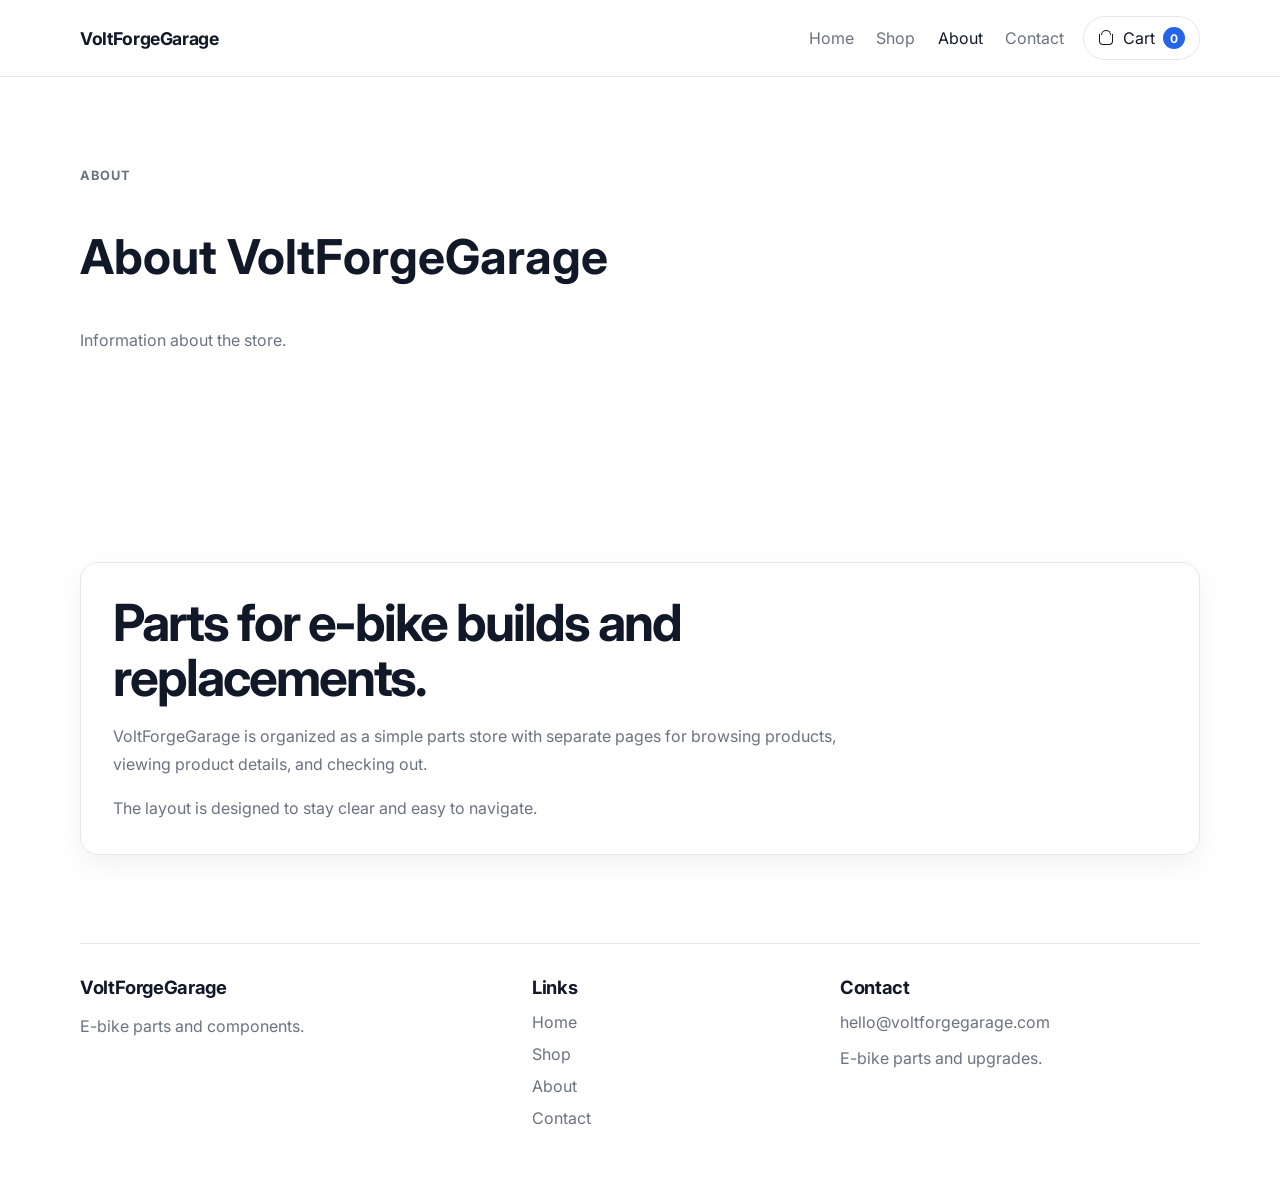
<file: about.html>
<!DOCTYPE html>
<html lang="en">
<head>
  <meta charset="UTF-8">
  <meta name="viewport" content="width=device-width, initial-scale=1.0">
  <meta name="description" content="About VoltForgeGarage.">
  <title>VoltForgeGarage | About</title>
  <link rel="preconnect" href="https://fonts.googleapis.com">
  <link rel="preconnect" href="https://fonts.gstatic.com" crossorigin>
  <link href="https://fonts.googleapis.com/css2?family=Inter:wght@400;500;600;700;800&display=swap" rel="stylesheet">
  <link rel="icon" type="image/svg+xml" href="data:image/svg+xml,%3Csvg xmlns='http://www.w3.org/2000/svg' viewBox='0 0 64 64'%3E%3Crect width='64' height='64' rx='14' fill='white'/%3E%3Cpath d='M20 18h24l-9 13h10L24 46l8-13H20z' fill='%231d4ed8'/%3E%3C/svg%3E">
  <link rel="stylesheet" href="style.css">
</head>
<body data-page="about">
  <header class="site-header">
    <nav class="navbar">
      <a href="index.html" class="brand">VoltForgeGarage</a>
      <button class="nav-toggle" type="button" aria-label="Open menu" aria-expanded="false" aria-controls="nav-menu">
        <span></span>
        <span></span>
        <span></span>
      </button>
      <div class="nav-menu" id="nav-menu">
        <div class="nav-links">
          <a href="index.html">Home</a>
          <a href="shop.html">Shop</a>
          <a href="about.html" class="is-current">About</a>
          <a href="contact.html">Contact</a>
        </div>
        <a href="checkout.html" class="cart-link" aria-label="Open shopping cart">
          <span class="cart-icon"></span>
          <span>Cart</span>
          <span class="cart-count" data-cart-count>0</span>
        </a>
      </div>
    </nav>
  </header>

  <main>
    <section class="section page-intro">
      <div class="section-heading reveal">
        <p class="eyebrow">About</p>
        <h1 class="page-title">About VoltForgeGarage</h1>
        <p>Information about the store.</p>
      </div>
    </section>

    <section class="section">
      <div class="about-block reveal">
        <div class="about-copy">
          <h2>Parts for e-bike builds and replacements.</h2>
          <p>VoltForgeGarage is organized as a simple parts store with separate pages for browsing products, viewing product details, and checking out.</p>
          <p>The layout is designed to stay clear and easy to navigate.</p>
        </div>
      </div>
    </section>
  </main>

  <footer class="site-footer">
    <div class="footer-grid">
      <div>
        <h3>VoltForgeGarage</h3>
        <p>E-bike parts and components.</p>
      </div>
      <div>
        <h3>Links</h3>
        <a href="index.html">Home</a>
        <a href="shop.html">Shop</a>
        <a href="about.html">About</a>
        <a href="contact.html">Contact</a>
      </div>
      <div>
        <h3>Contact</h3>
        <a href="mailto:hello@voltforgegarage.com">hello@voltforgegarage.com</a>
        <p>E-bike parts and upgrades.</p>
      </div>
    </div>
  </footer>

  <script src="script.js"></script>
</body>
</html>
</file>
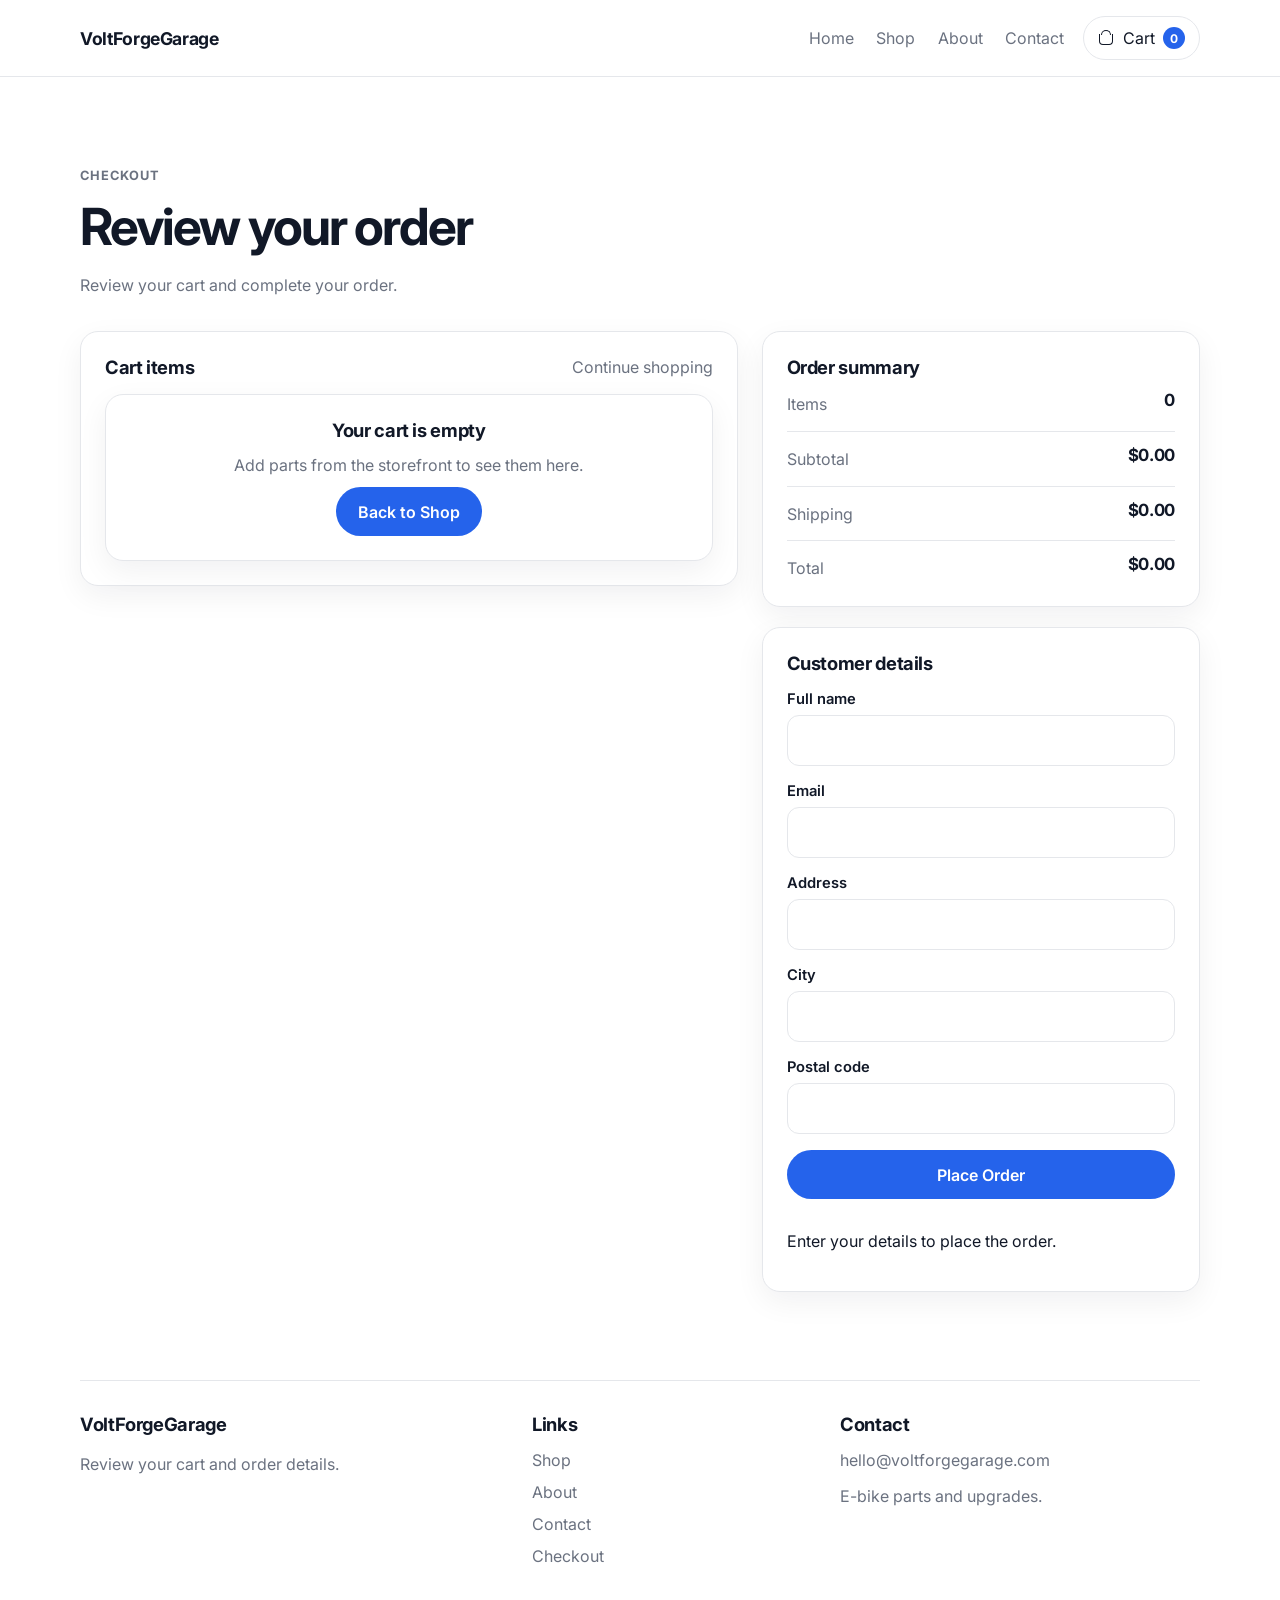
<file: checkout.html>
<!DOCTYPE html>
<html lang="en">
<head>
  <meta charset="UTF-8">
  <meta name="viewport" content="width=device-width, initial-scale=1.0">
  <meta name="description" content="VoltForgeGarage checkout page for reviewing cart items and completing an order.">
  <title>VoltForgeGarage | Checkout</title>
  <link rel="preconnect" href="https://fonts.googleapis.com">
  <link rel="preconnect" href="https://fonts.gstatic.com" crossorigin>
  <link href="https://fonts.googleapis.com/css2?family=Inter:wght@400;500;600;700;800&display=swap" rel="stylesheet">
  <link rel="icon" type="image/svg+xml" href="data:image/svg+xml,%3Csvg xmlns='http://www.w3.org/2000/svg' viewBox='0 0 64 64'%3E%3Crect width='64' height='64' rx='14' fill='white'/%3E%3Cpath d='M20 18h24l-9 13h10L24 46l8-13H20z' fill='%231d4ed8'/%3E%3C/svg%3E">
  <link rel="stylesheet" href="style.css">
</head>
<body data-page="checkout">
  <header class="site-header">
    <nav class="navbar">
      <a href="index.html" class="brand">VoltForgeGarage</a>
      <button class="nav-toggle" type="button" aria-label="Open menu" aria-expanded="false" aria-controls="nav-menu">
        <span></span>
        <span></span>
        <span></span>
      </button>
      <div class="nav-menu" id="nav-menu">
        <div class="nav-links">
          <a href="index.html">Home</a>
          <a href="shop.html">Shop</a>
          <a href="about.html">About</a>
          <a href="contact.html">Contact</a>
        </div>
        <a href="checkout.html" class="cart-link" aria-label="Open shopping cart">
          <span class="cart-icon"></span>
          <span>Cart</span>
          <span class="cart-count" data-cart-count>0</span>
        </a>
      </div>
    </nav>
  </header>

  <main class="checkout-page">
    <section class="section">
      <div class="section-heading reveal">
        <p class="eyebrow">Checkout</p>
        <h2>Review your order</h2>
        <p>Review your cart and complete your order.</p>
      </div>

      <div class="checkout-layout">
        <div class="checkout-card reveal">
          <div class="checkout-card-head">
            <h3>Cart items</h3>
            <a href="shop.html" class="text-link">Continue shopping</a>
          </div>
          <div class="checkout-items" data-checkout-items></div>
          <div class="empty-state is-hidden" data-empty-cart>
            <h3>Your cart is empty</h3>
            <p>Add parts from the storefront to see them here.</p>
            <a href="shop.html" class="button button-primary">Back to Shop</a>
          </div>
        </div>

        <div class="checkout-side">
          <div class="checkout-card reveal">
            <h3>Order summary</h3>
            <div class="summary-row"><span>Items</span><strong data-summary-items>0</strong></div>
            <div class="summary-row"><span>Subtotal</span><strong data-summary-subtotal>$0.00</strong></div>
            <div class="summary-row"><span>Shipping</span><strong data-summary-shipping>$0.00</strong></div>
            <div class="summary-row summary-total"><span>Total</span><strong data-summary-total>$0.00</strong></div>
          </div>

          <div class="checkout-card reveal">
            <h3>Customer details</h3>
            <form class="checkout-form" data-checkout-form>
              <label>
                <span>Full name</span>
                <input type="text" name="name" required>
              </label>
              <label>
                <span>Email</span>
                <input type="email" name="email" required>
              </label>
              <label>
                <span>Address</span>
                <input type="text" name="address" required>
              </label>
              <label>
                <span>City</span>
                <input type="text" name="city" required>
              </label>
              <label>
                <span>Postal code</span>
                <input type="text" name="postal" required>
              </label>
              <button type="submit" class="button button-primary" data-place-order>Place Order</button>
              <p class="form-note" data-checkout-message>Enter your details to place the order.</p>
            </form>
          </div>
        </div>
      </div>
    </section>
  </main>

  <footer class="site-footer">
    <div class="footer-grid">
      <div>
        <h3>VoltForgeGarage</h3>
        <p>Review your cart and order details.</p>
      </div>
      <div>
        <h3>Links</h3>
        <a href="shop.html">Shop</a>
        <a href="about.html">About</a>
        <a href="contact.html">Contact</a>
        <a href="checkout.html">Checkout</a>
      </div>
      <div>
        <h3>Contact</h3>
        <a href="mailto:hello@voltforgegarage.com">hello@voltforgegarage.com</a>
        <p>E-bike parts and upgrades.</p>
      </div>
    </div>
  </footer>

  <script src="script.js"></script>
</body>
</html>
</file>
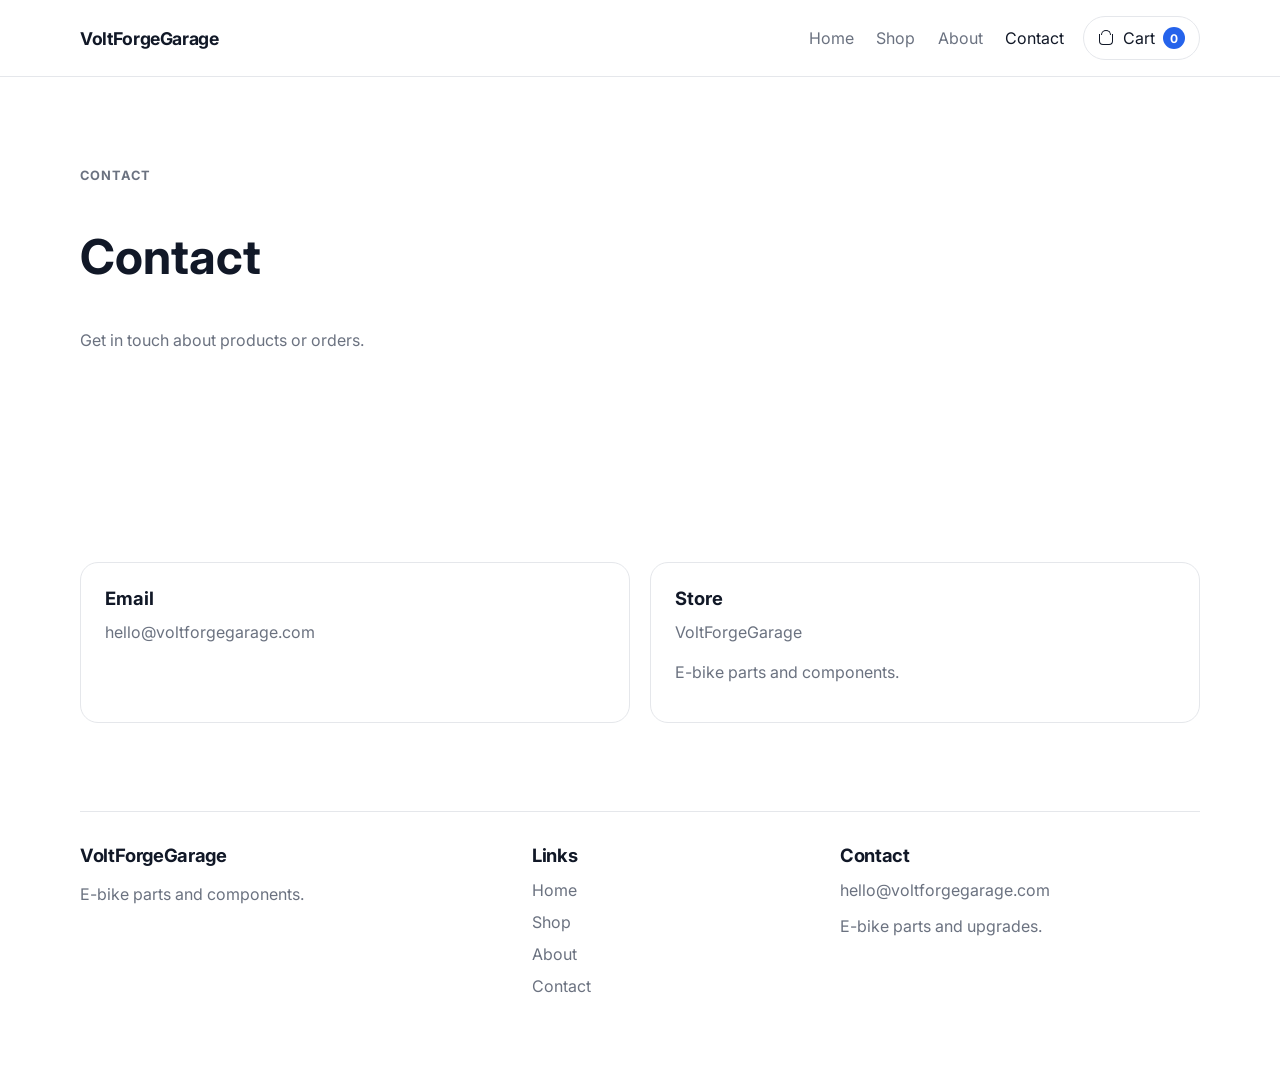
<file: contact.html>
<!DOCTYPE html>
<html lang="en">
<head>
  <meta charset="UTF-8">
  <meta name="viewport" content="width=device-width, initial-scale=1.0">
  <meta name="description" content="Contact VoltForgeGarage.">
  <title>VoltForgeGarage | Contact</title>
  <link rel="preconnect" href="https://fonts.googleapis.com">
  <link rel="preconnect" href="https://fonts.gstatic.com" crossorigin>
  <link href="https://fonts.googleapis.com/css2?family=Inter:wght@400;500;600;700;800&display=swap" rel="stylesheet">
  <link rel="icon" type="image/svg+xml" href="data:image/svg+xml,%3Csvg xmlns='http://www.w3.org/2000/svg' viewBox='0 0 64 64'%3E%3Crect width='64' height='64' rx='14' fill='white'/%3E%3Cpath d='M20 18h24l-9 13h10L24 46l8-13H20z' fill='%231d4ed8'/%3E%3C/svg%3E">
  <link rel="stylesheet" href="style.css">
</head>
<body data-page="contact">
  <header class="site-header">
    <nav class="navbar">
      <a href="index.html" class="brand">VoltForgeGarage</a>
      <button class="nav-toggle" type="button" aria-label="Open menu" aria-expanded="false" aria-controls="nav-menu">
        <span></span>
        <span></span>
        <span></span>
      </button>
      <div class="nav-menu" id="nav-menu">
        <div class="nav-links">
          <a href="index.html">Home</a>
          <a href="shop.html">Shop</a>
          <a href="about.html">About</a>
          <a href="contact.html" class="is-current">Contact</a>
        </div>
        <a href="checkout.html" class="cart-link" aria-label="Open shopping cart">
          <span class="cart-icon"></span>
          <span>Cart</span>
          <span class="cart-count" data-cart-count>0</span>
        </a>
      </div>
    </nav>
  </header>

  <main>
    <section class="section page-intro">
      <div class="section-heading reveal">
        <p class="eyebrow">Contact</p>
        <h1 class="page-title">Contact</h1>
        <p>Get in touch about products or orders.</p>
      </div>
    </section>

    <section class="section">
      <div class="simple-grid reveal simple-grid-two">
        <article class="simple-card">
          <h2>Email</h2>
          <p><a href="mailto:hello@voltforgegarage.com">hello@voltforgegarage.com</a></p>
        </article>
        <article class="simple-card">
          <h2>Store</h2>
          <p>VoltForgeGarage</p>
          <p>E-bike parts and components.</p>
        </article>
      </div>
    </section>
  </main>

  <footer class="site-footer">
    <div class="footer-grid">
      <div>
        <h3>VoltForgeGarage</h3>
        <p>E-bike parts and components.</p>
      </div>
      <div>
        <h3>Links</h3>
        <a href="index.html">Home</a>
        <a href="shop.html">Shop</a>
        <a href="about.html">About</a>
        <a href="contact.html">Contact</a>
      </div>
      <div>
        <h3>Contact</h3>
        <a href="mailto:hello@voltforgegarage.com">hello@voltforgegarage.com</a>
        <p>E-bike parts and upgrades.</p>
      </div>
    </div>
  </footer>

  <script src="script.js"></script>
</body>
</html>
</file>
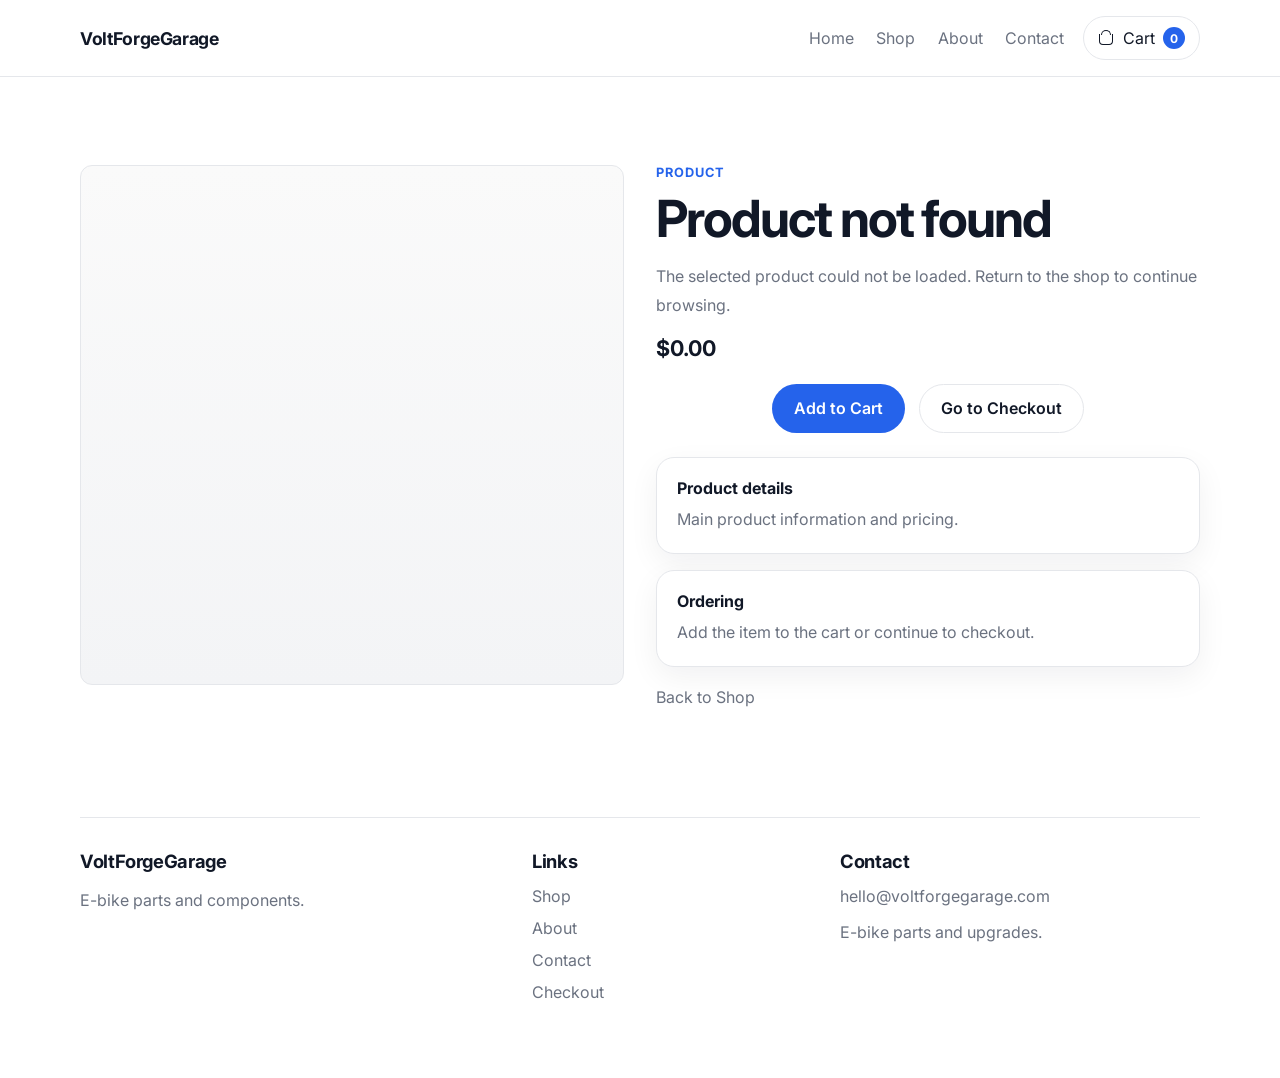
<file: product.html>
<!DOCTYPE html>
<html lang="en">
<head>
  <meta charset="UTF-8">
  <meta name="viewport" content="width=device-width, initial-scale=1.0">
  <meta name="description" content="VoltForgeGarage product page with pricing, details, and cart actions.">
  <title>VoltForgeGarage | Product Details</title>
  <link rel="preconnect" href="https://fonts.googleapis.com">
  <link rel="preconnect" href="https://fonts.gstatic.com" crossorigin>
  <link href="https://fonts.googleapis.com/css2?family=Inter:wght@400;500;600;700;800&display=swap" rel="stylesheet">
  <link rel="icon" type="image/svg+xml" href="data:image/svg+xml,%3Csvg xmlns='http://www.w3.org/2000/svg' viewBox='0 0 64 64'%3E%3Crect width='64' height='64' rx='14' fill='white'/%3E%3Cpath d='M20 18h24l-9 13h10L24 46l8-13H20z' fill='%231d4ed8'/%3E%3C/svg%3E">
  <link rel="stylesheet" href="style.css">
</head>
<body data-page="product">
  <header class="site-header">
    <nav class="navbar">
      <a href="index.html" class="brand">VoltForgeGarage</a>
      <button class="nav-toggle" type="button" aria-label="Open menu" aria-expanded="false" aria-controls="nav-menu">
        <span></span>
        <span></span>
        <span></span>
      </button>
      <div class="nav-menu" id="nav-menu">
        <div class="nav-links">
          <a href="index.html">Home</a>
          <a href="shop.html">Shop</a>
          <a href="about.html">About</a>
          <a href="contact.html">Contact</a>
        </div>
        <a href="checkout.html" class="cart-link" aria-label="Open shopping cart">
          <span class="cart-icon"></span>
          <span>Cart</span>
          <span class="cart-count" data-cart-count>0</span>
        </a>
      </div>
    </nav>
  </header>

  <main class="product-page">
    <section class="section">
      <div class="product-detail" data-product-detail>
        <div class="product-detail-media reveal">
          <div class="product-detail-image product-image" data-detail-image></div>
        </div>
        <div class="product-detail-copy reveal">
          <p class="eyebrow" data-detail-category></p>
          <h1 data-detail-name>Product not found</h1>
          <p class="product-detail-description" data-detail-description>The selected product could not be loaded. Return to the shop to continue browsing.</p>
          <strong class="product-detail-price" data-detail-price>$0.00</strong>
          <div class="product-detail-actions">
            <button class="button button-primary" type="button" data-detail-add disabled>Add to Cart</button>
            <a href="checkout.html" class="button button-secondary">Go to Checkout</a>
          </div>
          <div class="product-detail-notes">
            <article>
              <h3>Product details</h3>
              <p>Main product information and pricing.</p>
            </article>
            <article>
              <h3>Ordering</h3>
              <p>Add the item to the cart or continue to checkout.</p>
            </article>
          </div>
          <a href="shop.html" class="text-link product-back-link">Back to Shop</a>
        </div>
      </div>
    </section>
  </main>

  <footer class="site-footer">
    <div class="footer-grid">
      <div>
        <h3>VoltForgeGarage</h3>
        <p>E-bike parts and components.</p>
      </div>
      <div>
        <h3>Links</h3>
        <a href="shop.html">Shop</a>
        <a href="about.html">About</a>
        <a href="contact.html">Contact</a>
        <a href="checkout.html">Checkout</a>
      </div>
      <div>
        <h3>Contact</h3>
        <a href="mailto:hello@voltforgegarage.com">hello@voltforgegarage.com</a>
        <p>E-bike parts and upgrades.</p>
      </div>
    </div>
  </footer>

  <script src="script.js"></script>
</body>
</html>
</file>
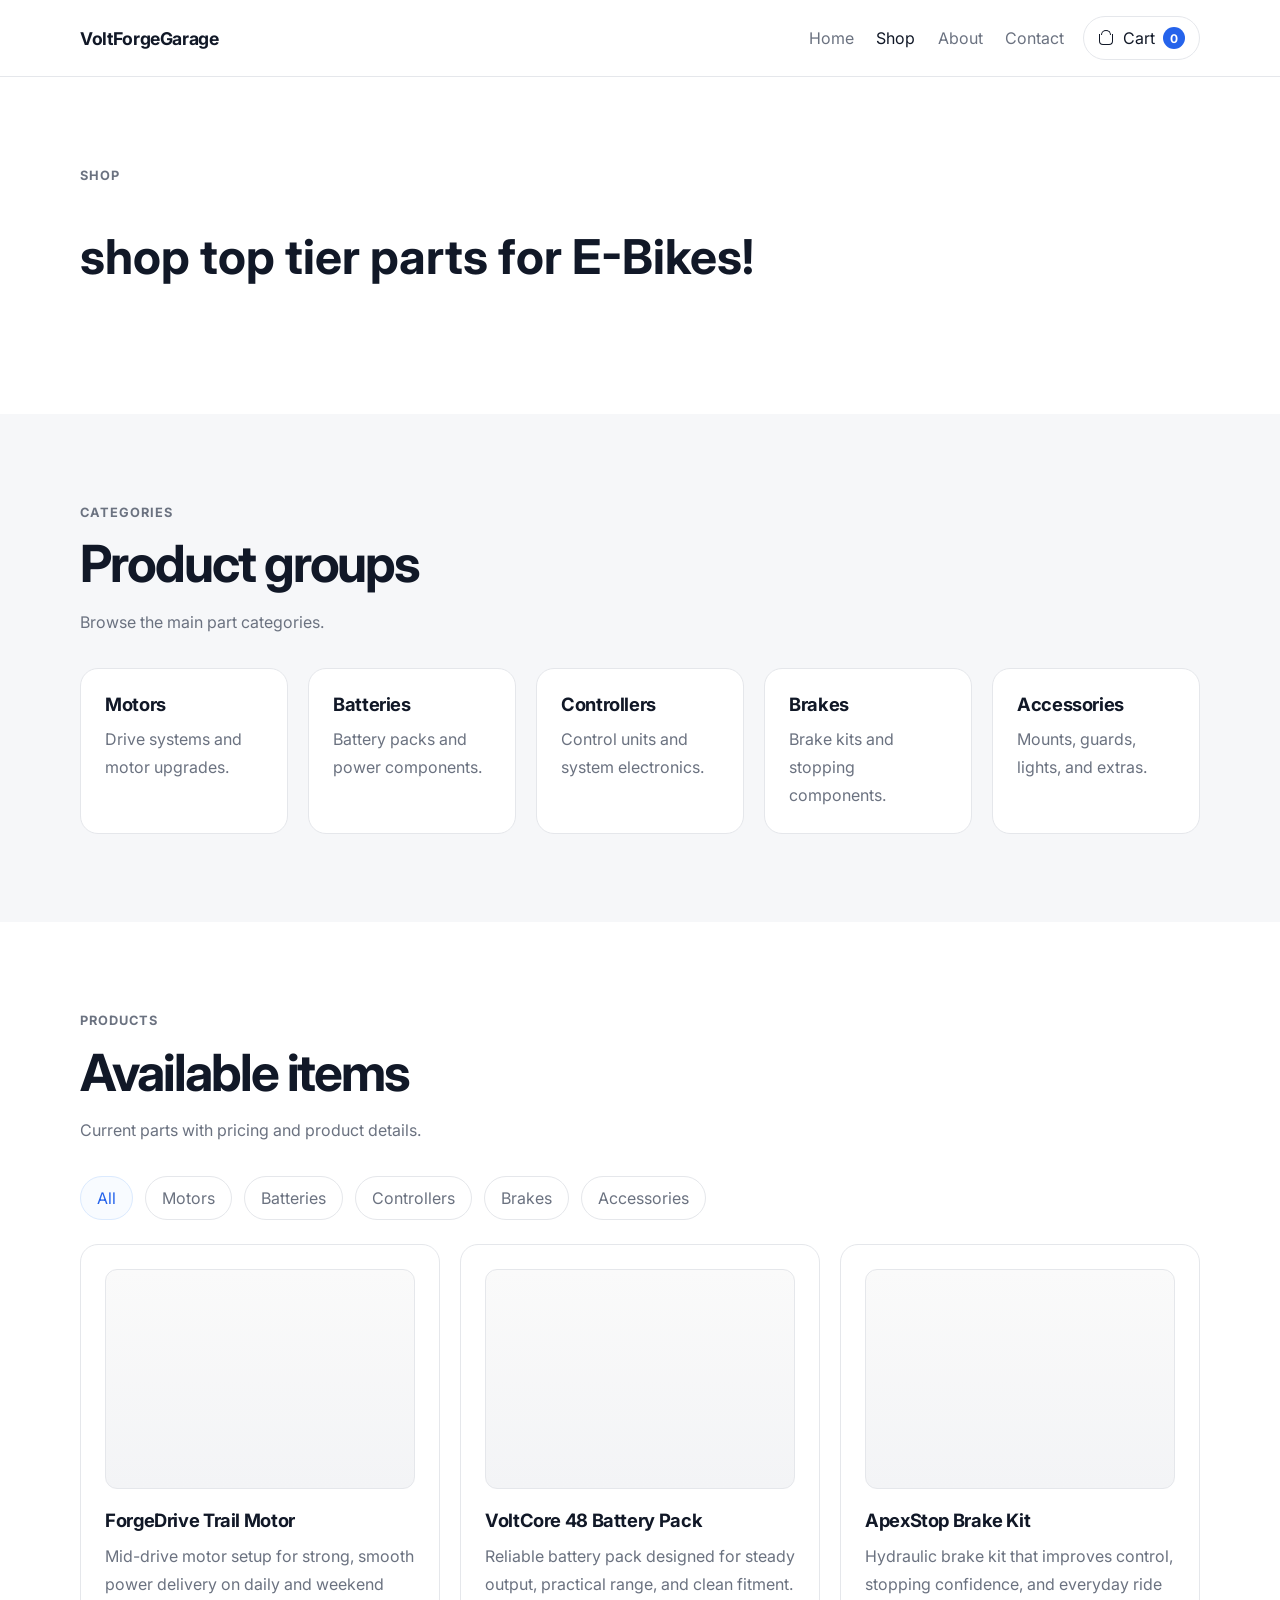
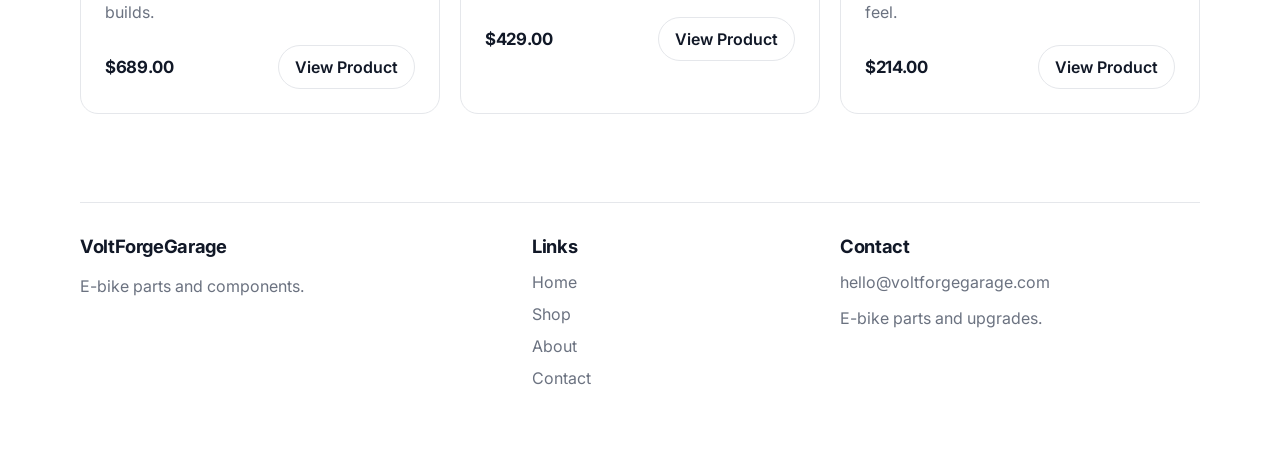
<file: shop.html>
<!DOCTYPE html>
<html lang="en">
<head>
  <meta charset="UTF-8">
  <meta name="viewport" content="width=device-width, initial-scale=1.0">
  <meta name="description" content="VoltForgeGarage shop page for e-bike parts and components.">
  <title>VoltForgeGarage | Shop</title>
  <link rel="preconnect" href="https://fonts.googleapis.com">
  <link rel="preconnect" href="https://fonts.gstatic.com" crossorigin>
  <link href="https://fonts.googleapis.com/css2?family=Inter:wght@400;500;600;700;800&display=swap" rel="stylesheet">
  <link rel="icon" type="image/svg+xml" href="data:image/svg+xml,%3Csvg xmlns='http://www.w3.org/2000/svg' viewBox='0 0 64 64'%3E%3Crect width='64' height='64' rx='14' fill='white'/%3E%3Cpath d='M20 18h24l-9 13h10L24 46l8-13H20z' fill='%231d4ed8'/%3E%3C/svg%3E">
  <link rel="stylesheet" href="style.css">
</head>
<body data-page="shop">
  <header class="site-header">
    <nav class="navbar">
      <a href="index.html" class="brand">VoltForgeGarage</a>
      <button class="nav-toggle" type="button" aria-label="Open menu" aria-expanded="false" aria-controls="nav-menu">
        <span></span>
        <span></span>
        <span></span>
      </button>
      <div class="nav-menu" id="nav-menu">
        <div class="nav-links">
          <a href="index.html">Home</a>
          <a href="shop.html" class="is-current">Shop</a>
          <a href="about.html">About</a>
          <a href="contact.html">Contact</a>
        </div>
        <a href="checkout.html" class="cart-link" aria-label="Open shopping cart">
          <span class="cart-icon"></span>
          <span>Cart</span>
          <span class="cart-count" data-cart-count>0</span>
        </a>
      </div>
    </nav>
  </header>

  <main>
    <section class="section page-intro">
      <div class="section-heading reveal">
        <p class="eyebrow">Shop</p>
        <h1 class="page-title">shop top tier parts for E-Bikes!</h1>
        <p></p>
      </div>
    </section>

    <section class="section section-soft">
      <div class="section-heading reveal">
        <p class="eyebrow">Categories</p>
        <h2>Product groups</h2>
        <p>Browse the main part categories.</p>
      </div>
      <div class="category-grid">
        <article class="category-card reveal"><h3>Motors</h3><p>Drive systems and motor upgrades.</p></article>
        <article class="category-card reveal"><h3>Batteries</h3><p>Battery packs and power components.</p></article>
        <article class="category-card reveal"><h3>Controllers</h3><p>Control units and system electronics.</p></article>
        <article class="category-card reveal"><h3>Brakes</h3><p>Brake kits and stopping components.</p></article>
        <article class="category-card reveal"><h3>Accessories</h3><p>Mounts, guards, lights, and extras.</p></article>
      </div>
    </section>

    <section class="section">
      <div class="section-heading reveal">
        <p class="eyebrow">Products</p>
        <h2>Available items</h2>
        <p>Current parts with pricing and product details.</p>
      </div>

      <div class="product-toolbar reveal">
        <div class="filter-row" role="group" aria-label="Filter products">
          <button class="filter-chip is-active" data-filter="all">All</button>
          <button class="filter-chip" data-filter="motors">Motors</button>
          <button class="filter-chip" data-filter="batteries">Batteries</button>
          <button class="filter-chip" data-filter="controllers">Controllers</button>
          <button class="filter-chip" data-filter="brakes">Brakes</button>
          <button class="filter-chip" data-filter="accessories">Accessories</button>
        </div>
      </div>

      <div class="product-grid" data-product-grid></div>
      <div class="empty-state is-hidden" data-empty-products>
        <h3>No products match this filter</h3>
        <p>Try another category to continue browsing.</p>
      </div>
    </section>
  </main>

  <footer class="site-footer">
    <div class="footer-grid">
      <div>
        <h3>VoltForgeGarage</h3>
        <p>E-bike parts and components.</p>
      </div>
      <div>
        <h3>Links</h3>
        <a href="index.html">Home</a>
        <a href="shop.html">Shop</a>
        <a href="about.html">About</a>
        <a href="contact.html">Contact</a>
      </div>
      <div>
        <h3>Contact</h3>
        <a href="mailto:hello@voltforgegarage.com">hello@voltforgegarage.com</a>
        <p>E-bike parts and upgrades.</p>
      </div>
    </div>
  </footer>

  <script src="script.js"></script>
</body>
</html>
</file>
<file: style.css>
:root {
  --background: #ffffff;
  --surface: #f6f7f9;
  --surface-strong: #eef2f6;
  --border: #e5e7eb;
  --text: #111827;
  --muted: #6b7280;
  --accent: #2563eb;
  --accent-hover: #1d4ed8;
  --danger: #b91c1c;
  --success: #166534;
  --container: min(1120px, calc(100% - 2rem));
  --radius: 18px;
  --radius-sm: 12px;
  --shadow: 0 10px 30px rgba(17, 24, 39, 0.06);
}

* {
  box-sizing: border-box;
}

html {
  scroll-behavior: smooth;
}

body {
  margin: 0;
  font-family: "Inter", sans-serif;
  background: var(--background);
  color: var(--text);
}

body.menu-open {
  overflow: hidden;
}

a {
  color: inherit;
  text-decoration: none;
}

button,
input,
select,
textarea {
  font: inherit;
}

button {
  cursor: pointer;
}

.site-header {
  position: sticky;
  top: 0;
  z-index: 50;
  background: rgba(255, 255, 255, 0.96);
  border-bottom: 1px solid var(--border);
  backdrop-filter: blur(10px);
}

.navbar,
.section,
.site-footer {
  width: var(--container);
  margin: 0 auto;
}

.navbar {
  display: flex;
  align-items: center;
  justify-content: space-between;
  min-height: 76px;
  gap: 1rem;
}

.brand {
  font-size: 1.1rem;
  font-weight: 700;
  letter-spacing: -0.02em;
}

.nav-menu,
.nav-links {
  display: flex;
  align-items: center;
}

.nav-menu {
  gap: 1.2rem;
}

.nav-links {
  gap: 1.4rem;
}

.nav-links a,
.site-footer a,
.text-link {
  color: var(--muted);
  transition: color 0.2s ease;
}

.nav-links a.is-current {
  color: var(--text);
}

.nav-links a:hover,
.site-footer a:hover,
.text-link:hover {
  color: var(--text);
}

.cart-link {
  display: inline-flex;
  align-items: center;
  gap: 0.55rem;
  padding: 0.65rem 0.85rem;
  border: 1px solid var(--border);
  border-radius: 999px;
  background: #fff;
}

.cart-icon {
  position: relative;
  width: 16px;
  height: 16px;
}

.cart-icon::before,
.cart-icon::after {
  content: "";
  position: absolute;
}

.cart-icon::before {
  inset: 4px 1px 1px;
  border: 1.75px solid var(--text);
  border-top: 0;
  border-radius: 0 0 4px 4px;
}

.cart-icon::after {
  width: 8px;
  height: 4px;
  top: 0;
  left: 3px;
  border: 1.75px solid var(--text);
  border-bottom: 0;
  border-radius: 8px 8px 0 0;
}

.cart-count {
  min-width: 22px;
  height: 22px;
  display: grid;
  place-items: center;
  border-radius: 50%;
  background: var(--accent);
  color: #fff;
  font-size: 0.75rem;
  font-weight: 700;
}

.nav-toggle {
  display: none;
  width: 42px;
  height: 42px;
  padding: 0;
  border: 1px solid var(--border);
  border-radius: 10px;
  background: #fff;
  flex-direction: column;
  justify-content: center;
  align-items: center;
  gap: 4px;
}

.nav-toggle span {
  width: 18px;
  height: 2px;
  background: var(--text);
  border-radius: 999px;
  transition: transform 0.2s ease, opacity 0.2s ease;
}

.nav-toggle.is-active span:nth-child(1) {
  transform: translateY(6px) rotate(45deg);
}

.nav-toggle.is-active span:nth-child(2) {
  opacity: 0;
}

.nav-toggle.is-active span:nth-child(3) {
  transform: translateY(-6px) rotate(-45deg);
}

.section {
  padding: 88px 0;
}

.section-soft {
  background: var(--surface);
  width: 100%;
  padding-inline: calc((100% - var(--container)) / 2);
}

.section-heading {
  margin-bottom: 2rem;
}

.eyebrow {
  margin: 0 0 0.75rem;
  color: var(--accent);
  font-size: 0.8rem;
  font-weight: 700;
  letter-spacing: 0.08em;
  text-transform: uppercase;
}

.section-heading h2,
.hero-copy h1,
.about-copy h2,
.cta-banner h2 {
  margin: 0;
  line-height: 1.08;
  letter-spacing: -0.04em;
}

.section-heading h2,
.hero-copy h1,
.about-copy h2 {
  font-size: clamp(2rem, 4vw, 3.4rem);
}

.page-title {
  font-size: clamp(2rem, 4vw, 3rem);
}

.product-detail-copy h1,
.cta-banner h2 {
  font-size: clamp(1.6rem, 3vw, 2.4rem);
}

.section-heading p,
.hero-text,
.category-card p,
.product-body p,
.about-copy p,
.site-footer p,
.summary-row span,
.checkout-item-copy p,
.empty-state p {
  color: var(--muted);
  line-height: 1.75;
}

.hero {
  padding-top: 72px;
}

.hero-layout,
.checkout-layout {
  display: grid;
  gap: 1.5rem;
}

.hero-layout {
  grid-template-columns: 1fr;
  justify-items: center;
}

.hero-copy {
  max-width: 680px;
  text-align: center;
}

.hero-logo {
  width: min(360px, 100%);
  height: auto;
  display: block;
  margin: 0 auto 1.5rem;
}

.hero-copy h1 {
  max-width: none;
}

.hero-text {
  margin: 1rem 0 0;
  font-size: 1rem;
}

.hero-actions,
.cta-actions,
.checkout-qty,
.checkout-item-actions,
.product-detail-actions {
  display: flex;
  flex-wrap: wrap;
  gap: 0.9rem;
  justify-content: center;
}

.button {
  display: inline-flex;
  align-items: center;
  justify-content: center;
  min-height: 48px;
  padding: 0.85rem 1.3rem;
  border-radius: 999px;
  border: 1px solid transparent;
  font-weight: 600;
  transition: background-color 0.2s ease, border-color 0.2s ease, color 0.2s ease, transform 0.2s ease;
}

.button:hover {
  transform: translateY(-1px);
}

.button-primary {
  background: var(--accent);
  color: #fff;
}

.button-primary:hover {
  background: var(--accent-hover);
}

.button-secondary,
.button-small,
.button-danger,
.qty-button {
  background: #fff;
  color: var(--text);
  border-color: var(--border);
}

.button-secondary:hover,
.button-small:hover,
.button-danger:hover,
.qty-button:hover {
  border-color: #cfd4dc;
}

.button-small,
.qty-button {
  min-height: 40px;
  padding: 0.7rem 1rem;
}

.button-danger {
  color: var(--danger);
}

.category-card,
.product-card,
.about-block,
.cta-banner,
.checkout-card,
.checkout-item,
.empty-state,
.product-detail-image,
.product-detail-notes article {
  background: #fff;
  border: 1px solid var(--border);
  border-radius: var(--radius);
}

.about-block,
.cta-banner,
.checkout-card,
.empty-state,
.product-detail-notes article {
  box-shadow: var(--shadow);
}

.category-grid,
.product-grid,
.footer-grid {
  display: grid;
  gap: 1.25rem;
}

.simple-grid {
  display: grid;
  grid-template-columns: repeat(3, 1fr);
  gap: 1.25rem;
}

.simple-grid-two {
  grid-template-columns: repeat(2, 1fr);
}

.simple-card {
  padding: 1.5rem;
  border: 1px solid var(--border);
  border-radius: var(--radius);
  background: #fff;
}

.simple-card h2 {
  margin: 0 0 0.65rem;
  font-size: 1.15rem;
}

.simple-card p {
  margin: 0 0 0.75rem;
  color: var(--muted);
  line-height: 1.7;
}

.category-grid {
  grid-template-columns: repeat(5, 1fr);
}

.category-card,
.product-card,
.checkout-item {
  transition: transform 0.2s ease, box-shadow 0.2s ease;
}

.category-card:hover,
.product-card:hover,
.checkout-item:hover {
  transform: translateY(-2px);
  box-shadow: var(--shadow);
}

.category-card,
.product-card,
.checkout-card,
.empty-state {
  padding: 1.5rem;
}

.category-card {
  background: #fff;
}

.category-card h3,
.product-body h3,
.checkout-card h3,
.site-footer h3,
.empty-state h3 {
  margin: 0;
  font-size: 1.15rem;
  letter-spacing: -0.02em;
}

.category-card p,
.empty-state p {
  margin: 0.65rem 0 0;
}

.product-toolbar {
  margin-bottom: 1.5rem;
}

.filter-row {
  display: flex;
  flex-wrap: wrap;
  gap: 0.75rem;
}

.filter-chip {
  min-height: 40px;
  padding: 0.7rem 1rem;
  border: 1px solid var(--border);
  border-radius: 999px;
  background: #fff;
  color: var(--muted);
  transition: color 0.2s ease, border-color 0.2s ease, background-color 0.2s ease;
}

.filter-chip:hover,
.filter-chip.is-active {
  color: var(--accent);
  border-color: #dbeafe;
  background: #f8fbff;
}

.product-grid {
  grid-template-columns: repeat(3, 1fr);
}

.product-card.is-hidden,
.is-hidden {
  display: none;
}

.product-card {
  cursor: pointer;
}

.product-image {
  min-height: 220px;
  margin-bottom: 1.25rem;
  border-radius: var(--radius-sm);
  border: 1px solid var(--border);
  background: linear-gradient(180deg, #fafafa 0%, #f3f4f6 100%);
  background-position: center;
  background-size: cover;
  background-repeat: no-repeat;
}

.product-image.has-image {
  background-color: #fff;
}

.product-body p {
  margin: 0.65rem 0 1.2rem;
}

.product-meta {
  display: flex;
  align-items: center;
  justify-content: space-between;
  gap: 1rem;
}

.product-meta strong,
.checkout-item-price,
.summary-row strong {
  font-size: 1.05rem;
  letter-spacing: -0.02em;
}

.checkout-form label {
  display: flex;
  flex-direction: column;
  gap: 0.45rem;
}

.checkout-form span {
  font-size: 0.92rem;
  font-weight: 600;
}

input,
select,
textarea {
  width: 100%;
  padding: 0.9rem 1rem;
  border: 1px solid var(--border);
  border-radius: 12px;
  background: #fff;
  color: var(--text);
}

textarea {
  resize: vertical;
}

input:focus,
select:focus,
textarea:focus {
  outline: 2px solid rgba(37, 99, 235, 0.12);
  border-color: #93c5fd;
}

.checkout-items {
  display: grid;
  gap: 0.9rem;
}

.checkout-item-copy p {
  margin: 0.3rem 0;
}

.about-block {
  padding: 2rem;
  background: #fff;
}

.about-copy {
  max-width: 760px;
}

.about-copy p {
  margin: 1rem 0 0;
}

.cta-banner {
  display: flex;
  align-items: center;
  justify-content: space-between;
  gap: 1.5rem;
  padding: 2rem;
  background: #f8fbff;
  border-color: #dbeafe;
}

.site-footer {
  padding: 0 0 64px;
}

.footer-grid {
  grid-template-columns: 1.2fr 0.8fr 1fr;
  padding-top: 2rem;
  border-top: 1px solid var(--border);
}

.site-footer h3 {
  margin-bottom: 0.9rem;
}

.site-footer a,
.site-footer p {
  display: block;
  margin: 0 0 0.75rem;
}

.checkout-page {
  min-height: calc(100vh - 160px);
}

.checkout-layout {
  grid-template-columns: 1.2fr 0.8fr;
  align-items: start;
}

.checkout-card-head {
  display: flex;
  align-items: center;
  justify-content: space-between;
  gap: 1rem;
  margin-bottom: 1rem;
}

.checkout-side {
  display: grid;
  gap: 1.25rem;
}

.checkout-item {
  display: grid;
  grid-template-columns: 96px 1fr auto;
  gap: 1rem;
  align-items: center;
  padding: 1rem;
}

.checkout-item-thumb {
  width: 96px;
  height: 78px;
  border-radius: 12px;
  border: 1px solid var(--border);
  background: linear-gradient(180deg, #f8fafc 0%, #eef2f7 100%);
  background-position: center;
  background-size: cover;
  background-repeat: no-repeat;
}

.checkout-item-copy h4 {
  margin: 0;
  font-size: 1rem;
}

.checkout-qty {
  align-items: center;
  margin-top: 0.8rem;
}

.qty-button {
  min-width: 40px;
}

.qty-value {
  min-width: 32px;
  text-align: center;
  font-weight: 600;
}

.checkout-item-side {
  display: grid;
  justify-items: end;
  gap: 0.8rem;
}

.summary-row {
  display: flex;
  justify-content: space-between;
  gap: 1rem;
  padding: 0.8rem 0;
  border-bottom: 1px solid var(--border);
}

.summary-total {
  border-bottom: 0;
  padding-bottom: 0;
}

.checkout-form {
  display: grid;
  gap: 1rem;
  margin-top: 1rem;
}

.empty-state {
  text-align: center;
}

.empty-state .button {
  margin-top: 0.5rem;
}

.product-page {
  min-height: calc(100vh - 160px);
}

.product-detail {
  display: grid;
  grid-template-columns: 1fr 1fr;
  gap: 2rem;
  align-items: start;
}

.product-detail-image {
  min-height: 520px;
  border-color: var(--border);
  background-position: center;
  background-size: cover;
  background-repeat: no-repeat;
}

.product-detail-copy h1 {
  margin: 0;
  font-size: clamp(2.2rem, 4vw, 3.6rem);
  line-height: 1.05;
  letter-spacing: -0.04em;
}

.product-detail-description {
  margin: 1rem 0;
  color: var(--muted);
  line-height: 1.8;
}

.product-detail-price {
  display: block;
  margin-bottom: 1.4rem;
  font-size: 1.35rem;
}

.product-detail-notes {
  display: grid;
  gap: 1rem;
  margin-top: 1.5rem;
}

.product-detail-notes article {
  padding: 1.25rem;
  background: #fff;
}

.product-detail-notes h3 {
  margin: 0 0 0.5rem;
  font-size: 1rem;
}

.product-detail-notes p {
  margin: 0;
  color: var(--muted);
  line-height: 1.7;
}

.product-back-link {
  display: inline-block;
  margin-top: 1.25rem;
}

.reveal {
  opacity: 0;
  transform: translateY(18px);
  transition: opacity 0.5s ease, transform 0.5s ease;
}

.reveal.is-visible {
  opacity: 1;
  transform: translateY(0);
}

@media (max-width: 1024px) {
  .hero-layout,
  .checkout-layout,
  .footer-grid,
  .product-detail {
    grid-template-columns: 1fr;
  }

  .category-grid {
    grid-template-columns: repeat(3, 1fr);
  }

  .product-grid {
    grid-template-columns: repeat(2, 1fr);
  }

  .simple-grid,
  .simple-grid-two {
    grid-template-columns: 1fr;
  }
}

@media (max-width: 760px) {
  .navbar {
    min-height: 68px;
  }

  .nav-toggle {
    display: inline-flex;
  }

  .nav-menu {
    position: fixed;
    top: 69px;
    left: 1rem;
    right: 1rem;
    display: block;
    padding: 1rem;
    background: #fff;
    border: 1px solid var(--border);
    border-radius: 16px;
    box-shadow: var(--shadow);
    opacity: 0;
    visibility: hidden;
    pointer-events: none;
    transform: translateY(-8px);
    transition: opacity 0.2s ease, transform 0.2s ease, visibility 0.2s ease;
  }

  .nav-menu.is-open {
    opacity: 1;
    visibility: visible;
    pointer-events: auto;
    transform: translateY(0);
  }

  .nav-links {
    flex-direction: column;
    align-items: flex-start;
    gap: 1rem;
    margin-bottom: 1rem;
  }

  .section,
  .hero {
    padding: 72px 0;
  }

  .section-soft {
    padding-inline: 1rem;
  }

  .hero-actions,
  .cta-actions,
  .checkout-item-actions,
  .product-meta,
  .checkout-card-head,
  .cta-banner,
  .checkout-item,
  .product-detail-actions {
    flex-direction: column;
    align-items: stretch;
  }

  .category-grid,
  .product-grid,
  .footer-grid {
    grid-template-columns: 1fr;
  }

  .checkout-item {
    grid-template-columns: 1fr;
  }

  .checkout-item-side {
    justify-items: start;
  }

  .button,
  .button-small,
  .qty-button {
    width: 100%;
  }
}
</file>
